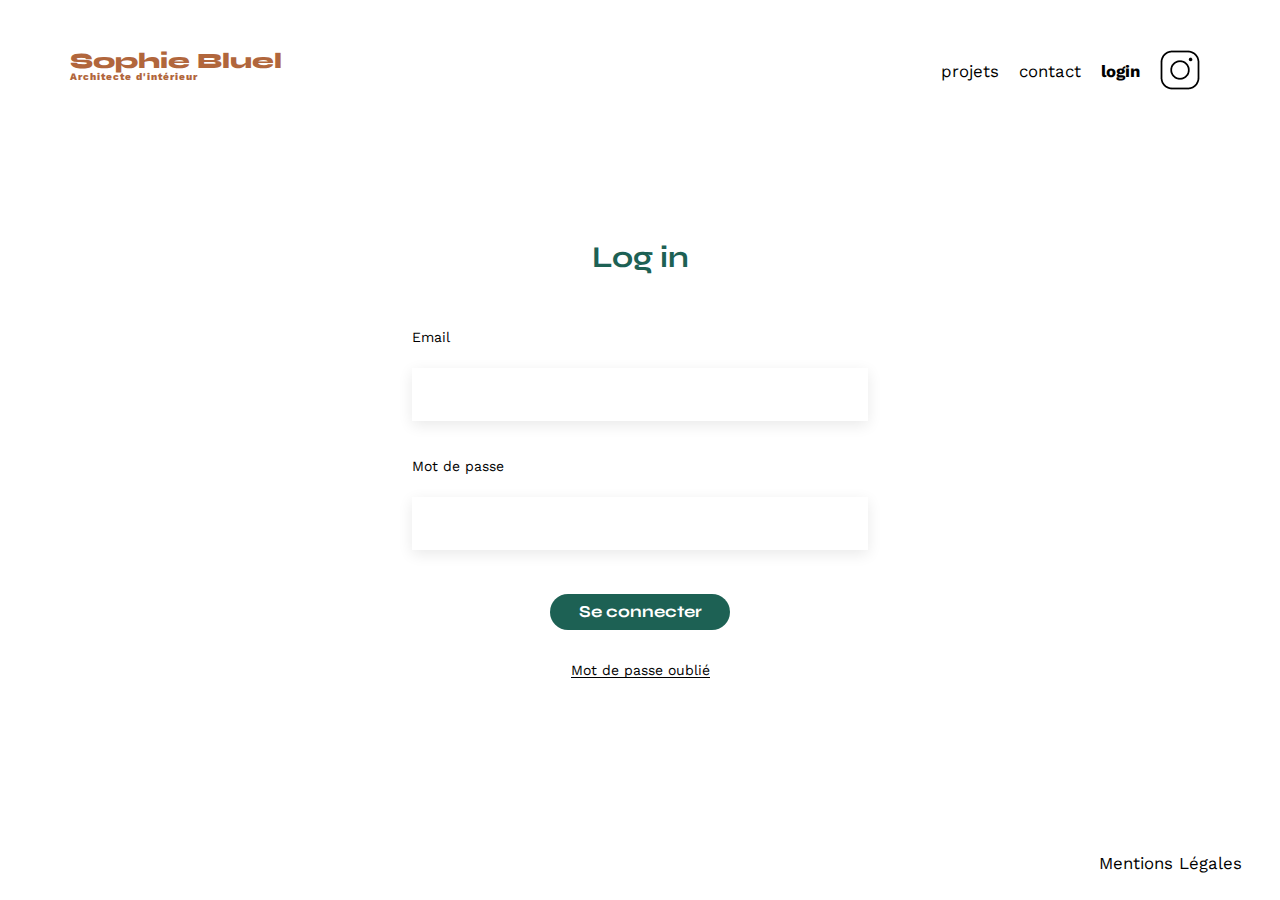
<file: connexion.html>
<!DOCTYPE html>
<html lang="fr">
  <head>
    <meta charset="UTF-8" />
    <title>Sophie Bluel - Login Page</title>
    <meta name="viewport" content="width=device-width, initial-scale=1.0" />
    <link rel="preconnect" href="https://fonts.googleapis.com" />
    <link rel="preconnect" href="https://fonts.gstatic.com" crossorigin />
    <link
      href="https://fonts.googleapis.com/css2?family=Syne:wght@700;800&family=Work+Sans&display=swap"
      rel="stylesheet"
    />
    <meta name="description" content="" />
    <link rel="stylesheet" href="./assets/style.css" />
    <script src="./login.js" defer></script>
  </head>
  <body id="logBody">
    <header id="logHeader">
      <h1>Sophie Bluel <span>Architecte d'intérieur</span></h1>
      <nav>
        <ul>
          <li><a href="index.html">projets</a></li>
          <li>contact</li>
          <li id="loginBold">login</li>
          <li><img src="./assets/icons/instagram.png" alt="Instagram" /></li>
        </ul>
      </nav>
    </header>

    <main id="logMain">
      <section id="login">
        <h2>Log in</h2>
        <form action="#" method="post">
          <label for="email">Email</label>
          <input type="email" name="email" id="email" />
          <label for="password">Mot de passe</label>
          <input type="password" name="password" id="password" />
          <input type="submit" value="Se connecter" id="logButton" />
        </form>
        <p><a href="#"></a>Mot de passe oublié</p>
      </section>
    </main>

    <footer>
      <nav>
        <ul>
          <li>Mentions Légales</li>
        </ul>
      </nav>
    </footer>
  </body>
</html>
</file>
<file: assets/style.css>
/* http://meyerweb.com/eric/tools/css/reset/
   v2.0 | 20110126
   License: none (public domain)
*/

html,
body,
div,
span,
applet,
object,
iframe,
h1,
h2,
h3,
h4,
h5,
h6,
p,
blockquote,
pre,
a,
abbr,
acronym,
address,
big,
cite,
code,
del,
dfn,
em,
img,
ins,
kbd,
q,
s,
samp,
small,
strike,
strong,
sub,
sup,
tt,
var,
b,
u,
i,
center,
dl,
dt,
dd,
ol,
ul,
li,
fieldset,
form,
label,
legend,
table,
caption,
tbody,
tfoot,
thead,
tr,
th,
td,
article,
aside,
canvas,
details,
embed,
figure,
figcaption,
footer,
header,
hgroup,
menu,
nav,
output,
ruby,
section,
summary,
time,
mark,
audio,
video {
  margin: 0;
  padding: 0;
  border: 0;
  font-size: 100%;
  font: inherit;
  vertical-align: baseline;
}
/* HTML5 display-role reset for older browsers */
article,
aside,
details,
figcaption,
figure,
footer,
header,
hgroup,
menu,
nav,
section {
  display: block;
}
body {
  line-height: 1;
}
ol,
ul {
  list-style: none;
}
blockquote,
q {
  quotes: none;
}
blockquote:before,
blockquote:after,
q:before,
q:after {
  content: "";
  content: none;
}
table {
  border-collapse: collapse;
  border-spacing: 0;
}
/** end reset css**/
body {
  max-width: 1440px;
  margin: auto;
  font-family: "Work Sans";
  font-size: 14px;
}
header {
  display: flex;
  justify-content: space-between;
  margin-inline: auto;
  margin-top: 50px;
  max-width: 1140px;
}
main {
  max-width: 1140px;
  margin: auto;
  width: 80%;
}
section {
  margin: 50px 0;
}

h1 {
  display: flex;
  flex-direction: column;
  font-family: "Syne";
  font-size: 22px;
  font-weight: 800;
  color: #b1663c;
}

h1 > span {
  font-family: "Work Sans";
  font-size: 10px;
  letter-spacing: 0.1em;
}

h2 {
  font-family: "Syne";
  font-weight: 700;
  font-size: 30px;
  color: #1d6154;
}
nav ul {
  display: flex;
  align-items: center;
  list-style-type: none;
}
nav li {
  padding: 0 10px;
  font-size: 1.2em;
}
li:hover {
  color: #b1663c;
}
ul a {
  text-decoration: none;
  color: black;
}
ul a:hover {
  color: #b1663c;
}
#introduction {
  display: flex;
  align-items: center;
}
#introduction figure {
  flex: 1;
}
#introduction img {
  display: block;

  width: 80%;
}

#introduction article {
  flex: 1;
}
#introduction h2 {
  margin-bottom: 1em;
}

#introduction p {
  margin-bottom: 0.5em;
}
#portfolio h2 {
  text-align: center;
  margin-bottom: 1em;
}
.gallery {
  width: 100%;
  display: grid;
  grid-template-columns: 1fr 1fr 1fr;
  grid-column-gap: 20px;
  grid-row-gap: 20px;
}

.gallery img {
  width: 100%;
}
#contact {
  width: 50%;
  margin: auto;
}
#contact > * {
  text-align: center;
}
#contact h2 {
  margin-bottom: 20px;
}
#contact form {
  text-align: left;
  margin-top: 30px;
  display: flex;
  flex-direction: column;
}

#contact input {
  font-size: 1.2em;
  border: none;
  box-shadow: 0px 4px 14px rgba(0, 0, 0, 0.09);
}
#contact label {
  margin: 2em 0 1em 0;
}
#contact textarea {
  border: none;
  box-shadow: 0px 4px 14px rgba(0, 0, 0, 0.09);
}

input#email,
input#name {
  height: 51px;
}

input[type="submit"] {
  font-family: "Syne";
  font-weight: 700;
  color: white;
  background-color: #1d6154;
  margin: 2em auto;
  width: 180px;
  text-align: center;
  border-radius: 60px;
  border: none;
  height: 36px;
}

/* Log in form */

#logBody {
  height: 100vh;
  display: flex;
  flex-direction: column;
}

#logHeader {
  width: 100%;
}

#logMain {
  width: 100%;
}

#loginBold {
  font-weight: bold;
}

#login {
  width: 40%;
  margin: auto;
}

#login h2 {
  text-align: center;
  margin-bottom: 30px;
}

#login form {
  display: flex;
  flex-direction: column;
  gap: 10px;
}

#login input {
  height: 36px;
  font-size: 1.2em;
}

#login label {
  margin: 2em 0 1em 0;
}

#login p {
  width: fit-content;
  margin: auto;
  border-bottom: 1px solid black;
}

footer nav ul {
  display: flex;
  justify-content: flex-end;
  margin: 2em;
}

/* Filters Buttons */

.filters {
  display: flex;
  justify-content: center;
  gap: 5px;
}

.filterBtn {
  font-family: "Syne";
  font-weight: 700;
  color: #1d6154;
  background-color: white;
  margin: 0px 5px 35px 5px;
  padding: 10px;
  text-align: center;
  border-radius: 60px;
  border-color: #1d6154;
  border-style: solid;
  cursor: pointer;
}

.filterBtn.active {
  color: white;
  background-color: #1d6154;
}

.filterSelected {
  color: white;
  background-color: #1d6154;
}

/* gestion de l'affichage Admin mode */

.logout {
  display: none;
  cursor: pointer;
}

.topBar {
  display: flex;
  justify-content: center;
  align-items: center;
  gap: 5px;
  background-color: black;
  color: white;
  width: 100%;
  height: 50px;
}

.divAdminGallery {
  display: flex;
  justify-content: center;
  align-items: baseline;
  margin-bottom: 1em;
}

.divAdminGallery h2 {
  margin-right: 20px;
}

.divAdminGallery i {
  margin: 10px;
}

.divAdminGallery i,
.divAdminGallery p {
  cursor: pointer;
}

/* Modale */

.modal {
  position: fixed;
  top: 0;
  display: flex;
  justify-content: center;
  align-items: center;
  max-width: 1440px;
  width: 100%;
  height: 100%;
  background: rgba(0, 0, 0, 0.3);
}

.modal-wrapper {
  position: relative;
  display: flex;
  flex-direction: column;
  justify-content: center;
  align-items: center;
  width: 630px;
  height: 680px;
  background-color: white;
  border-radius: 10px;
}

.modal-wrapper .fa-xmark {
  position: absolute;
  top: 20px;
  right: 20px;
  cursor: pointer;
}

.modal-wrapper h3 {
  font-family: "Work Sans";
  font-weight: 400;
  font-size: 26px;
  text-align: center;
  margin-top: 30px;
  margin-bottom: 30px;
}

/* Modal pic gall */

.mainModal {
  display: flex;
  flex-direction: column;
  align-items: center;
  width: 75%;
}

.modalGallery {
  width: 100%;
  display: grid;
  grid-template-columns: 1fr 1fr 1fr 1fr 1fr;
  grid-column-gap: 10px;
  grid-row-gap: 10px;
}

.modalGallery img {
  height: 100%;
  width: 100%;
}

.modalGallery figure {
  position: relative;
}

.modalGallery i {
  position: absolute;
  top: 5px;
  right: 5px;
  background-color: black;
  color: white;
  padding: 4px;
}

.modal-wrapper hr {
  border-style: solid;
  border-width: 1px;
  color: #b3b3b3;
  width: 100%;
  margin-top: 50px;
}

.modal-wrapper input {
  cursor: pointer;
}

.modal-wrapper .fa-trash-can {
  cursor: pointer;
}

/* Modal pic add */

.modal-wrapper .fa-arrow-left {
  position: absolute;
  top: 20px;
  left: 20px;
  cursor: pointer;
}

.picAdd {
  position: relative;
  display: flex;
  flex-direction: column;
  align-items: center;
  background-color: #e8f1f6;
  padding: 20px;
  height: 169px;
}

.picAdd i {
  font-size: 76px;
  color: #b9c5cc;
}

.picAdd label {
  font-family: "Syne";
  font-weight: 700;
  display: flex;
  justify-content: center;
  align-items: center;
  color: #306685;
  background-color: #cbd6dc;
  width: 173px;
  height: 36px;
  border-radius: 50px;
  border: none;
  cursor: pointer;
}

.picAdd p {
  font-family: "Work Sans";
  font-size: 400;
  text-decoration: #444444;
}

.picAdd img {
  position: absolute;
  top: 0;
  height: 100%;
  object-fit: cover;
  z-index: 100;
}

.picAddForm {
  width: 100%;
}

.picAddForm form {
  display: flex;
  flex-direction: column;
}

.picAddForm label {
  margin: 2em 0 1em 0;
}

input#title,
select#categorySelect,
input#email,
input#password {
  height: 51px;
  font-size: 1.2em;
  border: none;
  box-shadow: 0px 4px 14px rgba(0, 0, 0, 0.09);
}

input[class="disabledBtn"] {
  background-color: #a7a7a7;
  color: white;
}
</file>
